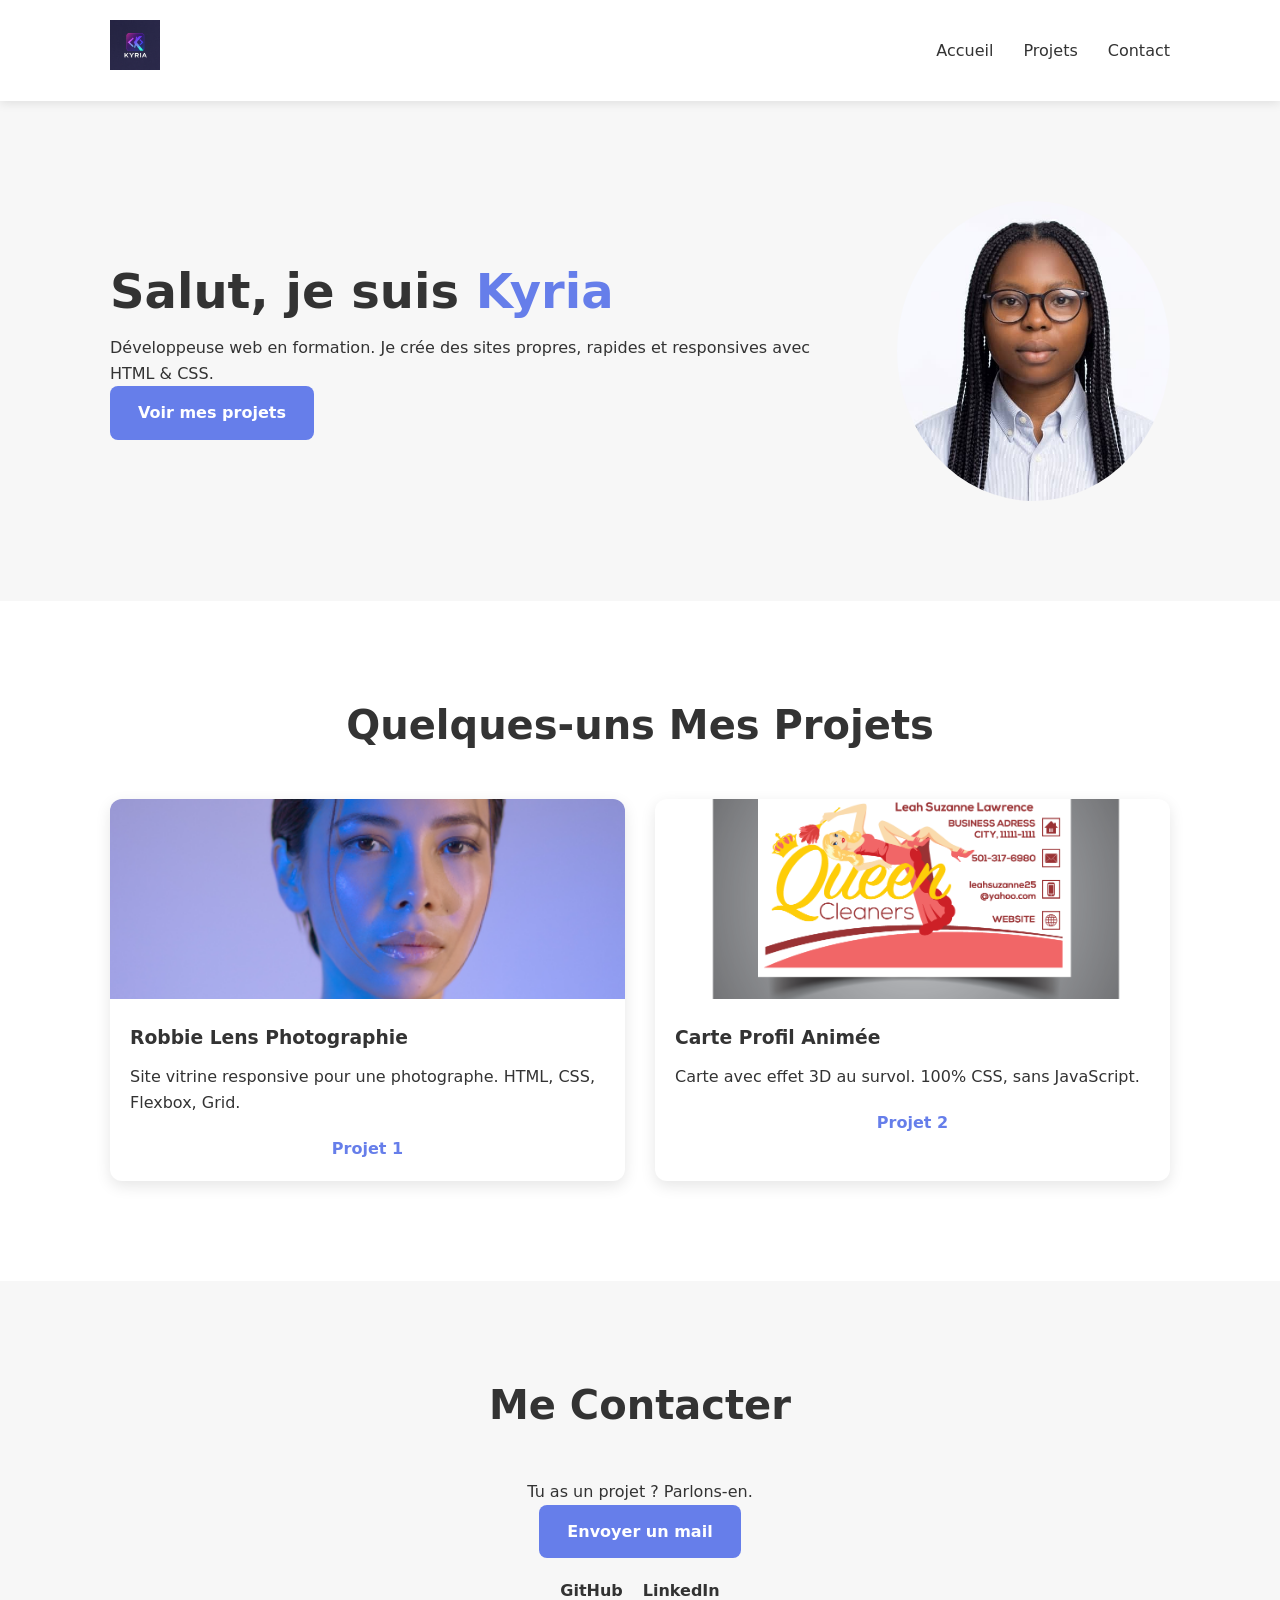
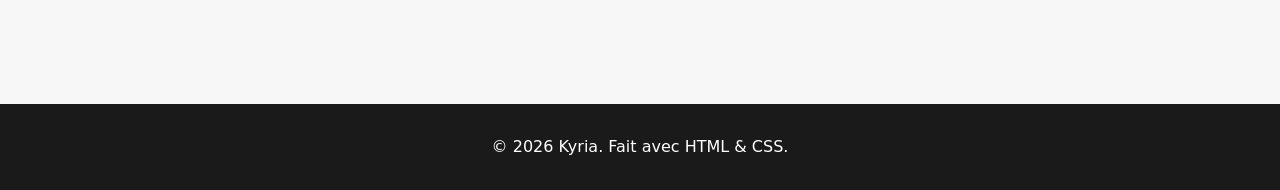
<file: index.html>
<!DOCTYPE html>
<html lang="fr">
<head>
  <meta charset="UTF-8">
  <meta name="viewport" content="width=device-width, initial-scale=1.0">
  <title>Kyria: Développeuse Web</title>
  <link rel="stylesheet" href="monportfolio.css">
</head>
<body>

  <!-- NAV FIXE -->
  <nav>
    <div class="conteneur nav-conteneur">
      <div class="logo">
        <img src="images/logoKyria.jpeg" alt="logo de Kyria" width="50" height="50">
      </div>
      <ul class="naviguer">
        <li><a href="index.html">Accueil</a></li>
        <li><a href="projets.html">Projets</a></li>
        <li><a href="contact.html">Contact</a></li>
      </ul>
    </div>
  </nav>

  <!-- SECTION HERO -->
  <section id="accueil" class="intro">
    <div class="conteneur developpement">
      <div class="text">
        <h1>Salut, je suis <span class="lumiere">Kyria</span></h1>
        <p>Développeuse web en formation. Je crée des sites propres, rapides et responsives avec HTML & CSS.</p>
        <a href="#projets" class="email">Voir mes projets</a>
      </div>
      <img src="porfolio/kyria2.jpg" alt="Photo de Kyria" class="images">
    </div>
  </section>

  <!-- SECTION PROJETS -->
  <section id="projets" class="projets">
    <div class="conteneur">
      <h2>Quelques-uns Mes Projets</h2>
      <div class="grid">
        
        <!-- Projet 1 -->
        <div class="carte">
          <img src="images/robbie-lens.png" alt="Site Robbie Lens">
          <h3>Robbie Lens Photographie</h3>
          <p>Site vitrine responsive pour une photographe. HTML, CSS, Flexbox, Grid.</p>
          <div class="nom-projets">
            <p>Projet 1</p>
          </div>
        </div>
 
        <!-- Projet 2  -->
        <div class="carte">
          <img src="porfolio/queen.png" alt="Carte profil">
          <h3>Carte Profil Animée</h3>
          <p>Carte avec effet 3D au survol. 100% CSS, sans JavaScript.</p>
          <div class="nom-projets">
            <p>Projet 2</p>
          </div>
        </div>

      </div>
    </div>
  </section>

  <!-- SECTION CONTACT -->
  <section id="contact" class="contact">
    <div class="conteneur">
      <h2>Me Contacter</h2>
      <p>Tu as un projet ? Parlons-en.</p>
      <a href="contact.html" class="email">Envoyer un mail</a>
      <div class="sites">
        <a href="https://github.com/IDUNU-OLUWA" target="_blank">GitHub</a>
        <a href="#" target="_blank">LinkedIn</a>
      </div>
    </div>
  </section>

  <!-- FOOTER -->
  <footer>
    <div class="conteneur">
      <p>© 2026 Kyria. Fait avec HTML & CSS.</p>
    </div>
  </footer>

</body>
</html>
</file>
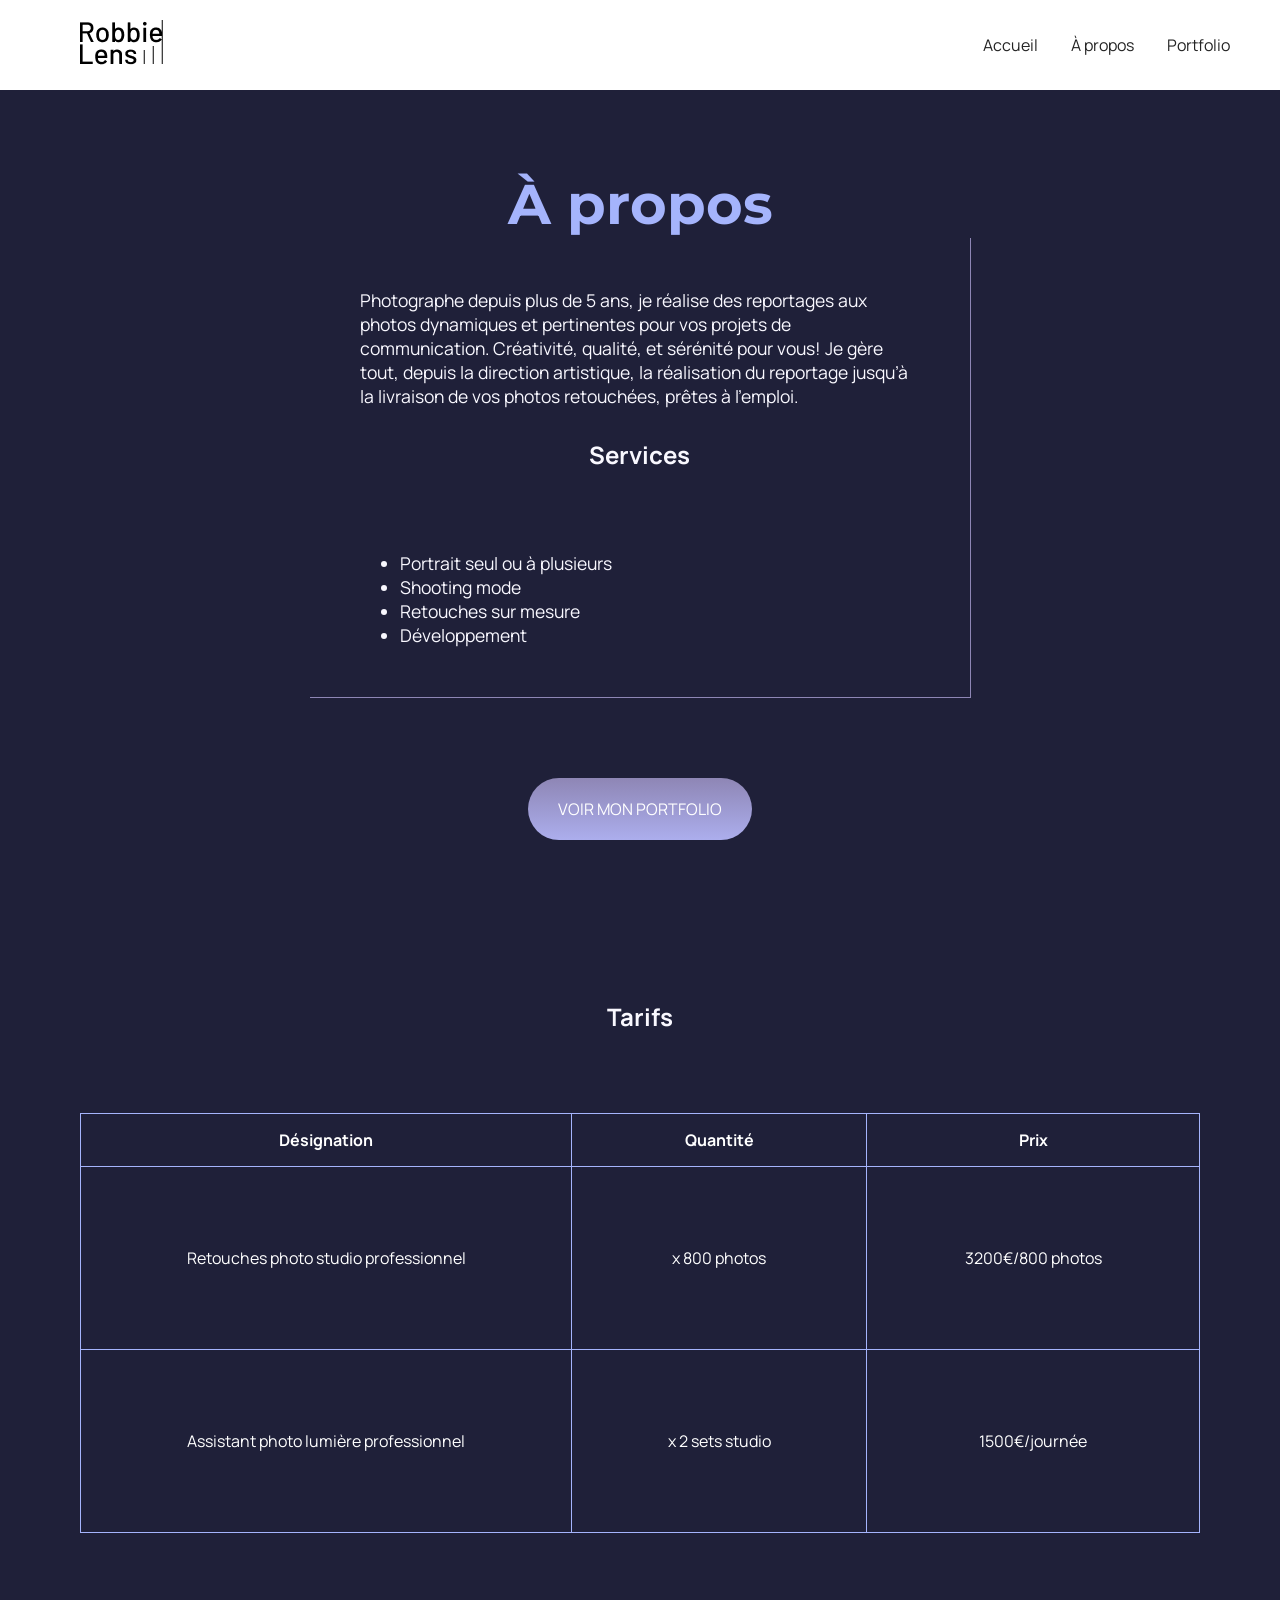
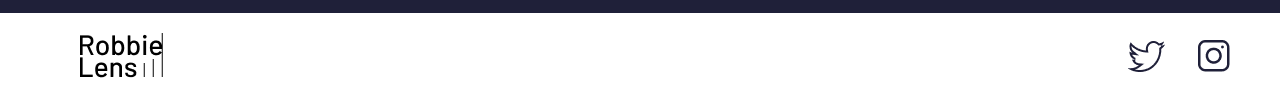
<file: a-propos.html>
<!DOCTYPE html>
<html lang="fr">

<head>
    <meta charset="utf-8" >
    <meta name="viewport" content="width=device-width, initial-scale=1.0">
    <title>À propos - Robbie Lens Photographie</title>
    <link href="style1.css" rel="stylesheet" >
    <link href="a-propos.css" rel="stylesheet" >
    <link rel="preconnect" href="https://fonts.googleapis.com">
    <link rel="preconnect" href="https://fonts.gstatic.com" crossorigin>
    <link href="https://fonts.googleapis.com/css2?family=Manrope&family=Montserrat&display=swap" rel="stylesheet">
</head>

<body>
    <header>
        <nav>
            <a href="projet.html" class="lien-icone">
                <img src="images/logo.png" alt="Logo Robbie Lens" >
            </a>
            <div>
                <a href="projet.html">Accueil</a>
                <a href="a-propos.html">À propos</a>
                <a href="porfolio.html">Portfolio</a>
            </div>
        </nav>
    </header>
    <main class="a-propos-main">
        <section>
            <h1>À propos</h1>
            <div class="carre-contenu">
                <p>
                    Photographe depuis plus de 5 ans, je réalise des reportages aux photos dynamiques et pertinentes
                    pour
                    vos
                    projets de communication. Créativité, qualité, et sérénité pour vous! Je gère tout, depuis la
                    direction
                    artistique, la réalisation du reportage jusqu’à la livraison de vos photos retouchées, prêtes à
                    l’emploi.
                </p>
                <h2>Services</h2>
                <ul>
                    <li>Portrait seul ou à plusieurs</li>
                    <li>Shooting mode</li>
                    <li>Retouches sur mesure</li>
                    <li>Développement</li>
                </ul>
            </div>
            <div>
                <a href="porfolio.html" class="cta">VOIR MON PORTFOLIO</a>
            </div>
        </section>
        <section class="section-tarifs">
            <h2>Tarifs</h2>
            <table>
                <thead>
                    <tr>
                        <th>Désignation</th>
                        <th>Quantité</th>
                        <th>Prix</th>
                    </tr>
                </thead>
                <tbody>
                    <tr>
                        <td>Retouches photo
                            studio professionnel</td>
                        <td>x 800 photos</td>
                        <td>3200€/800 photos</td>
                    </tr>
                    <tr>
                        <td>Assistant photo
                            lumière professionnel</td>
                        <td>x 2 sets studio</td>
                        <td>1500€/journée</td>
                    </tr>
                </tbody>
            </table>
        </section>
    </main>
    <footer>
        <a href="projet.html" class="lien-icone">
            <img src="images/logo.png" alt="Logo Robbie Lens" >
        </a>
        <div>
            <a target="_blank" href="https://twitter.com/" class="lien-icone">
                <img src="images/twitter.png" alt="Logo Twitter" >
            </a>
            <a target="_blank" href="https://www.instagram.com/" class="lien-icone">
                <img src="images/instagram.png" alt="Logo Instagram" >
            </a>
        </div>
    </footer>
</body>

</html>
</file>
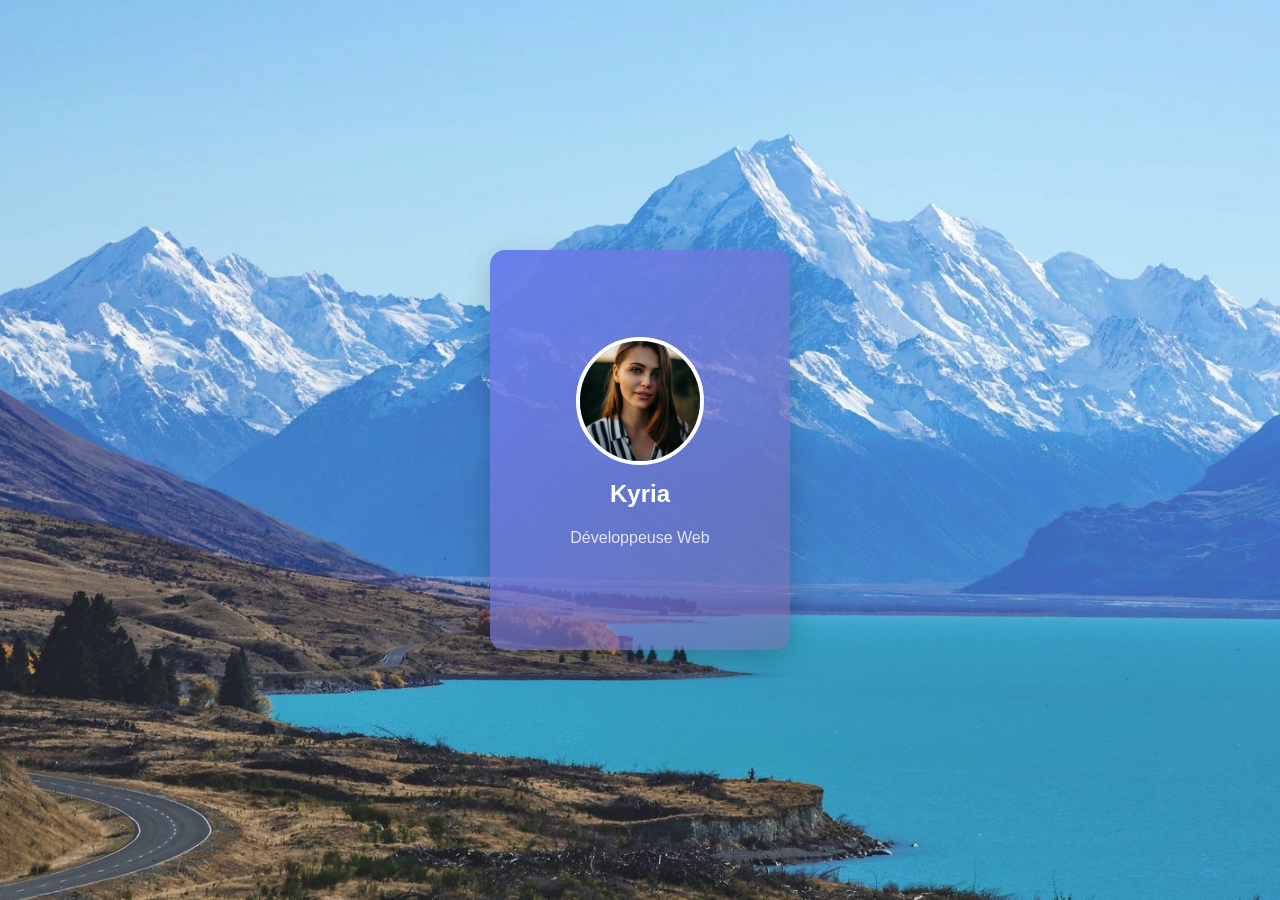
<file: carte.html>
<!DOCTYPE html>
<html lang="fr">
<head>
  <meta charset="UTF-8">
  <meta name="viewport" content="width=device-width, initial-scale=1.0">
  <title>Carte Profil</title>
  <link rel="stylesheet" href="carte.css">
</head>
<body>
  <div class="carte-container">
    <div class="carte">
      
      <!-- Face avant -->
      <div class="carte-face carte-avant">
        <img src="porfolio/portrait6.jpg" alt="Photo de profil" class="photo">
        <h2>Kyria</h2>
        <p class="metier">Développeuse Web</p>
      </div>

      <!-- Face arrière -->
      <div class="carte-face carte-arriere">
        <h3>À propos</h3>
        <p>Passionnée par le code et le web. 
        Actuellement sur OpenClassrooms pour devenir dev pro.</p>
        <div class="reseaux">
          <a href="https://github.com/IDUNU-OLUWA/carte">GitHub</a>
          <a href="#">LinkedIn</a>
        </div>
      </div>

    </div>
  </div>
</body>
</html>
</file>
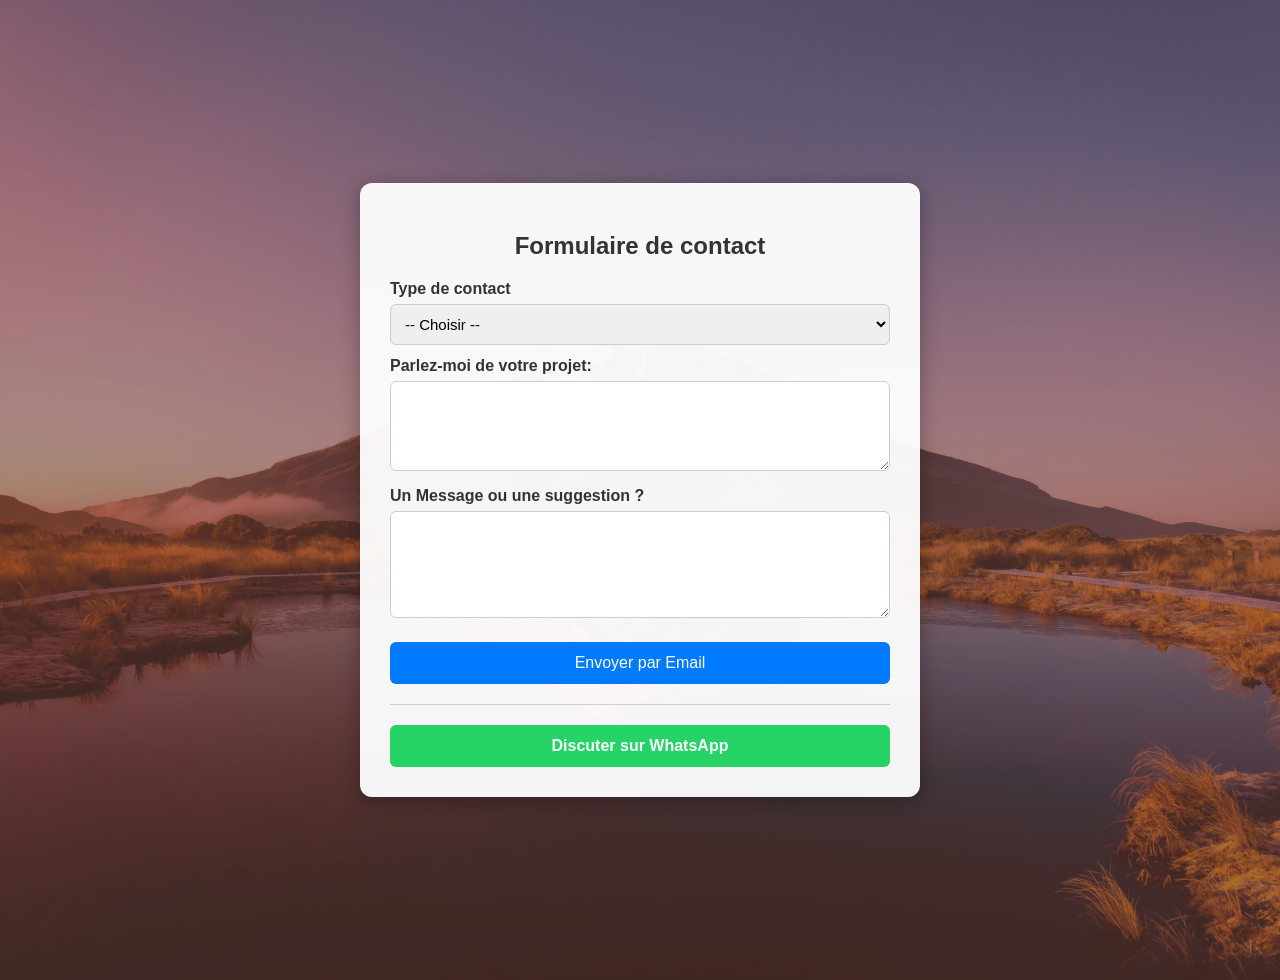
<file: contact.html>
<!DOCTYPE html>
<html lang="fr">
<head>
  <meta charset="UTF-8">
  <title>Contact</title>
  <style>
    body {
      margin: 0;
      font-family: Arial, sans-serif;
      background: url("porfolio/paysage5.jpg") no-repeat center fixed;
      background-size: cover;
      color: #fff;
    }

    .overlay {
      background: rgba(109, 58, 58, 0.6);
      min-height: 100vh;
      padding: 40px 20px;
      display: flex;
      justify-content: center;
      align-items: center;
    }

    .form-box {
      background: rgba(255, 255, 255, 0.95);
      color: #333;
      padding: 30px;
      border-radius: 12px;
      max-width: 500px;
      width: 100%;
      box-shadow: 0 4px 20px rgba(0,0,0,0.3);
    }

    h2 {
      text-align: center;
      margin-bottom: 20px;
    }

    label {
      display: block;
      margin-top: 12px;
      font-weight: bold;
    }

    input, select, textarea {
      width: 100%;
      padding: 10px;
      margin-top: 6px;
      border: 1px solid #ccc;
      border-radius: 6px;
      font-size: 15px;
      box-sizing: border-box;
    }

    button {
      margin-top: 20px;
      width: 100%;
      padding: 12px;
      background: #007bff;
      color: white;
      border: none;
      border-radius: 6px;
      font-size: 16px;
      cursor: pointer;
    }

    button:hover {
      background: #0056b3;
    }

    .hidden {
      display: none;
    }

    .divider {
      margin: 20px 0;
      border-top: 1px solid #ccc;
    }

    .btn-whatsapp {
      display: block;
      text-align: center;
      width: 100%;
      padding: 12px;
      background-color: #25D366;
      color: white;
      border-radius: 6px;
      font-size: 16px;
      font-weight: bold;
      text-decoration: none;
      box-sizing: border-box;
      transition: background 0.3s;
    }

    .btn-whatsapp:hover {
      background-color: #1eb954;
    }
  </style>
</head>
<body>

    <div class="overlay">
        <div class="form-box">
            <h2>Formulaire de contact</h2>
      
            <form action="https://formspree.io/f/xnpqqgld" method="post">

                <input type="hidden" name="_next" value="https://idunu-oluwa.github.io/portfolio/index.html">

                <label>Type de contact</label>
                
                <select id="type" name="type" onchange="toggleFields()" required>
                    <option value="">-- Choisir --</option>
                    <option value="particulier">Particulier</option>
                    <option value="entreprise">Entreprise</option>
                </select>

                <div id="particulier-fields" class="hidden">
                    <label>Nom et prénom</label>
                    <input type="text" name="nom_particulier">
          
                    <label>Email</label>
                    <input type="email" name="email_particulier">
                </div>

                <div id="entreprise-fields" class="hidden">
                    <label>Nom de l'entreprise</label>
                    <input type="text" name="nom_entreprise">
          
                    <label>Nom du contact</label>
                    <input type="text" name="contact_entreprise">
          
                    <label>Email professionnel</label>
                    <input type="email" name="email_entreprise">
          
                    <label>SIRET / N° d'entreprise</label>
                    <input type="text" name="siret">
                </div>

                <label>Parlez-moi de votre projet:</label>
                <textarea name="message_projet" rows="4" required></textarea>
                
                <label> Un Message ou une suggestion ?</label>
                <textarea name="suggestion" rows="5"></textarea>

                <button type="submit">Envoyer par Email</button>
            </form>

            <div class="divider"></div>
            <a href="https://wa.me/22963732326?text=Bonjour,%20je%20souhaite%20vous%20contacter%20suite%20%C3%A0%20votre%20portfolio !" 
               target="_blank" 
               class="btn-whatsapp">
               Discuter sur WhatsApp
            </a> 
        </div>
    </div>

  <script>
    function toggleFields() {
      const type = document.getElementById('type').value;
      const partBox = document.getElementById('particulier-fields');
      const entBox = document.getElementById('entreprise-fields');

      partBox.classList.add('hidden');
      entBox.classList.add('hidden');

      partBox.querySelectorAll('input').forEach(input => input.required = false);
      entBox.querySelectorAll('input').forEach(input => input.required = false);
      
      if (type === 'particulier') {
        partBox.classList.remove('hidden');
        partBox.querySelectorAll('input').forEach(input => input.required = true);
      } else if (type === 'entreprise') {
        entBox.classList.remove('hidden');
        entBox.querySelectorAll('input').forEach(input => input.required = true);
      }
    }
  </script>

</body>
</html>
</file>
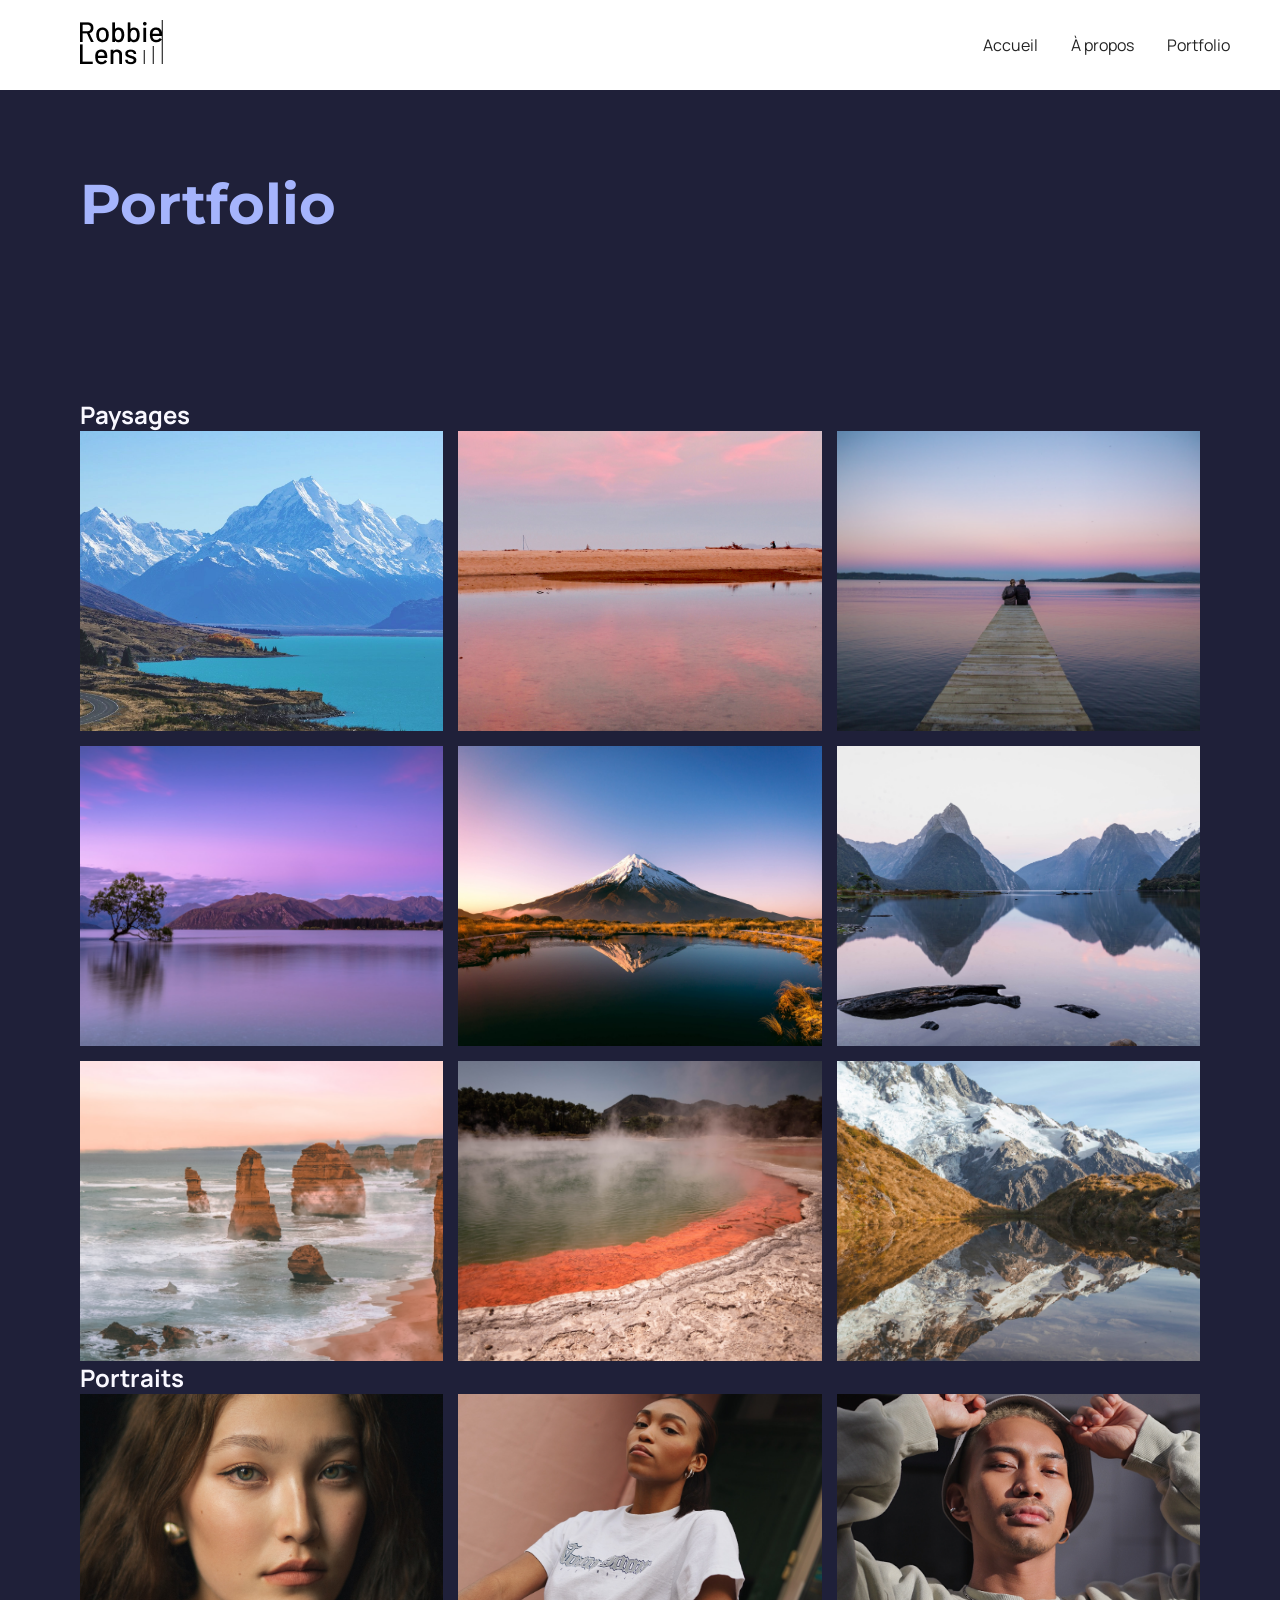
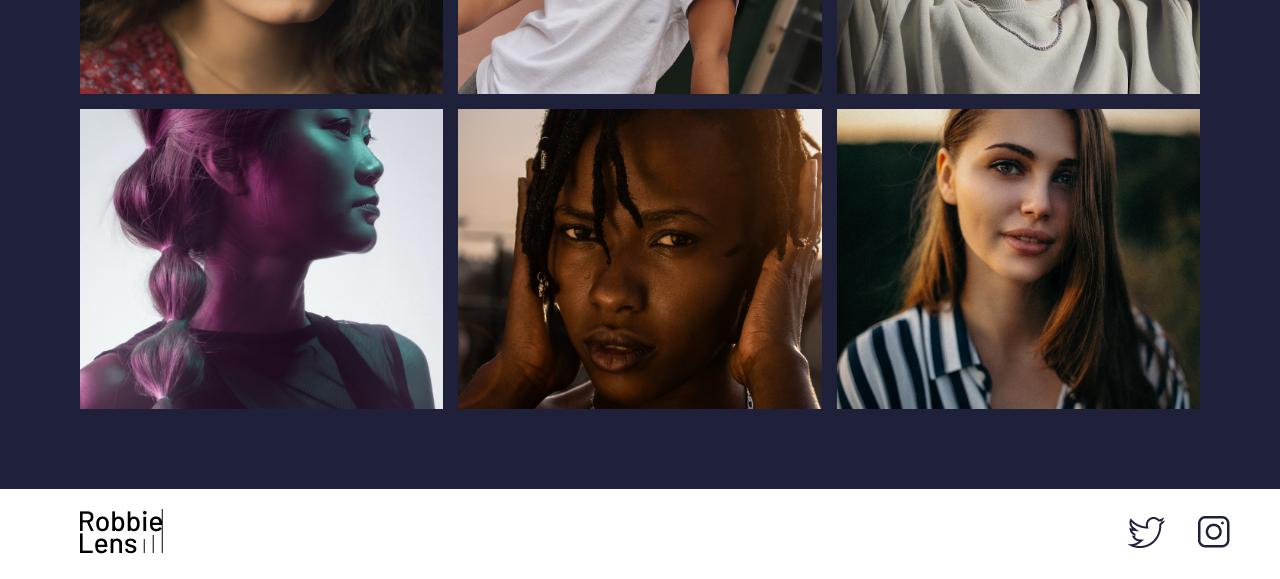
<file: porfolio.html>
<!DOCTYPE html>
<html lang="fr">

<head>
    <meta charset="utf-8" >
    <meta name="viewport" content="width=device-width, initial-scale=1.0">
    <title>Portfolio - Robbie Lens Photographie</title>
    <link href="style1.css" rel="stylesheet" >
    <link href="porfolio.css" rel="stylesheet" >
    <link rel="preconnect" href="https://fonts.googleapis.com">
    <link rel="preconnect" href="https://fonts.gstatic.com" crossorigin>
    <link href="https://fonts.googleapis.com/css2?family=Manrope&family=Montserrat&display=swap" rel="stylesheet">
</head>

<body>
    <header>
        <nav>
            <a href="projet.html" class="lien-icone">
                <img src="images/logo.png" alt="Logo Robbie Lens" >
            </a>
            <div>
                <a href="projet.html">Accueil</a>
                <a href="a-propos.html">À propos</a>
                <a href="porfolio.html">Portfolio</a>
            </div>
        </nav>
    </header>
    <main>
        <section>
            <h1>Portfolio</h1>
        </section>
        <section class="porfolio-section-photos">
            <h2>Paysages</h2>
            <div class="grid-paysages">
                <a href="porfolio/paysage1.jpg" class="lien-conteneur-photo">
                    <img src="porfolio/paysage1.jpg" alt="Mont Aoraki - Nouvelle-Zélande" >
                    <div class="photo-hover">Voir la photo</div>
                </a>
                <a href="porfolio/paysage2.jpg" class="lien-conteneur-photo">
                    <img src="porfolio/paysage2.jpg" alt="Parc National d’Abel Tasman - Nouvelle-Zélande" >
                    <div class="photo-hover">Voir la photo</div>
                </a>
                <a href="porfolio/paysage3.jpg" class="lien-conteneur-photo">
                    <img src="porfolio/paysage3.jpg" alt="Lac Rotorua - Nouvelle-Zélande" >
                    <div class="photo-hover">Voir la photo</div>
                </a>
                <a href="porfolio/paysage4.jpg" class="lien-conteneur-photo">
                    <img src="porfolio/paysage4.jpg" alt="Lac Wanaka - Nouvelle-Zélande" >
                    <div class="photo-hover">Voir la photo</div>
                </a>
                <a href="porfolio/paysage5.jpg" class="lien-conteneur-photo">
                    <img src="porfolio/paysage5.jpg" alt="Mont Taranaki - Nouvelle-Zélande" >
                    <div class="photo-hover">Voir la photo</div>
                </a>
                <a href="porfolio/paysage6.jpg" class="lien-conteneur-photo">
                    <img src="porfolio/paysage6.jpg" alt="Milford Sound - Nouvelle-Zélande" >
                    <div class="photo-hover">Voir la photo</div>
                </a>
                <a href="porfolio/paysage7.jpg" class="lien-conteneur-photo">
                    <img src="porfolio/paysage7.jpg" alt="Twelve Apostle - Australie" >
                    <div class="photo-hover">Voir la photo</div>
                </a>
                <a href="porfolio/paysage8.jpg" class="lien-conteneur-photo">
                    <img src="porfolio/paysage8.jpg" alt="Wai-O-Tapu - Nouvelle-Zélande" >
                    <div class="photo-hover">Voir la photo</div>
                </a>
                <a href="porfolio/paysage9.jpg" class="lien-conteneur-photo">
                    <img src="porfolio/paysage9.jpg" alt="Mont Cook - Nouvelle Zélande" >
                    <div class="photo-hover">Voir la photo</div>
                </a>
            </div>
            <h2>Portraits</h2>
            <div class="grid-portraits">
                <a href="porfolio/portrait1.jpg" class="lien-conteneur-photo">
                    <img src="porfolio/portrait1.jpg" alt="Portrait jeune femme 1" >
                    <div class="photo-hover">Voir la photo</div>
                </a>
                <a href="porfolio/portrait2.jpg" class="lien-conteneur-photo">
                    <img src="porfolio/portrait2.jpg" alt="Portrait jeune femme 2" >
                    <div class="photo-hover">Voir la photo</div>
                </a>
                <a href="porfolio/portrait3.jpg" class="lien-conteneur-photo">
                    <img src="porfolio/portrait3.jpg" alt="Portrait jeune homme 3" >
                    <div class="photo-hover">Voir la photo</div>
                </a>
                <a href="porfolio/portrait4.jpg" class="lien-conteneur-photo">
                    <img src="porfolio/portrait4.jpg" alt="Portrait jeune femme 4" >
                    <div class="photo-hover">Voir la photo</div>
                </a>
                <a href="porfolio/portrait5.jpg" class="lien-conteneur-photo">
                    <img src="porfolio/portrait5.jpg" alt="Portrait jeune femme 5" >
                    <div class="photo-hover">Voir la photo</div>
                </a>
                <a href="porfolio/portrait6.jpg" class="lien-conteneur-photo">
                    <img src="porfolio/portrait6.jpg" alt="Portrait jeune femme 6" >
                    <div class="photo-hover">Voir la photo</div>
                </a>

            </div>
        </section>
    </main>
    <footer>
        <a href="projet.html" class="lien-icone">
            <img src="images/logo.png" alt="Logo Robbie Lens" >
        </a>
        <div>
            <a target="_blank" href="https://twitter.com/" class="lien-icone">
                <img src="images/twitter.png" alt="Logo Twitter" >
            </a>
            <a target="_blank" href="https://www.instagram.com/" class="lien-icone">
                <img src="images/instagram.png" alt="Logo Instagram" >
            </a>
        </div>
    </footer>
</body>

</html>
</file>
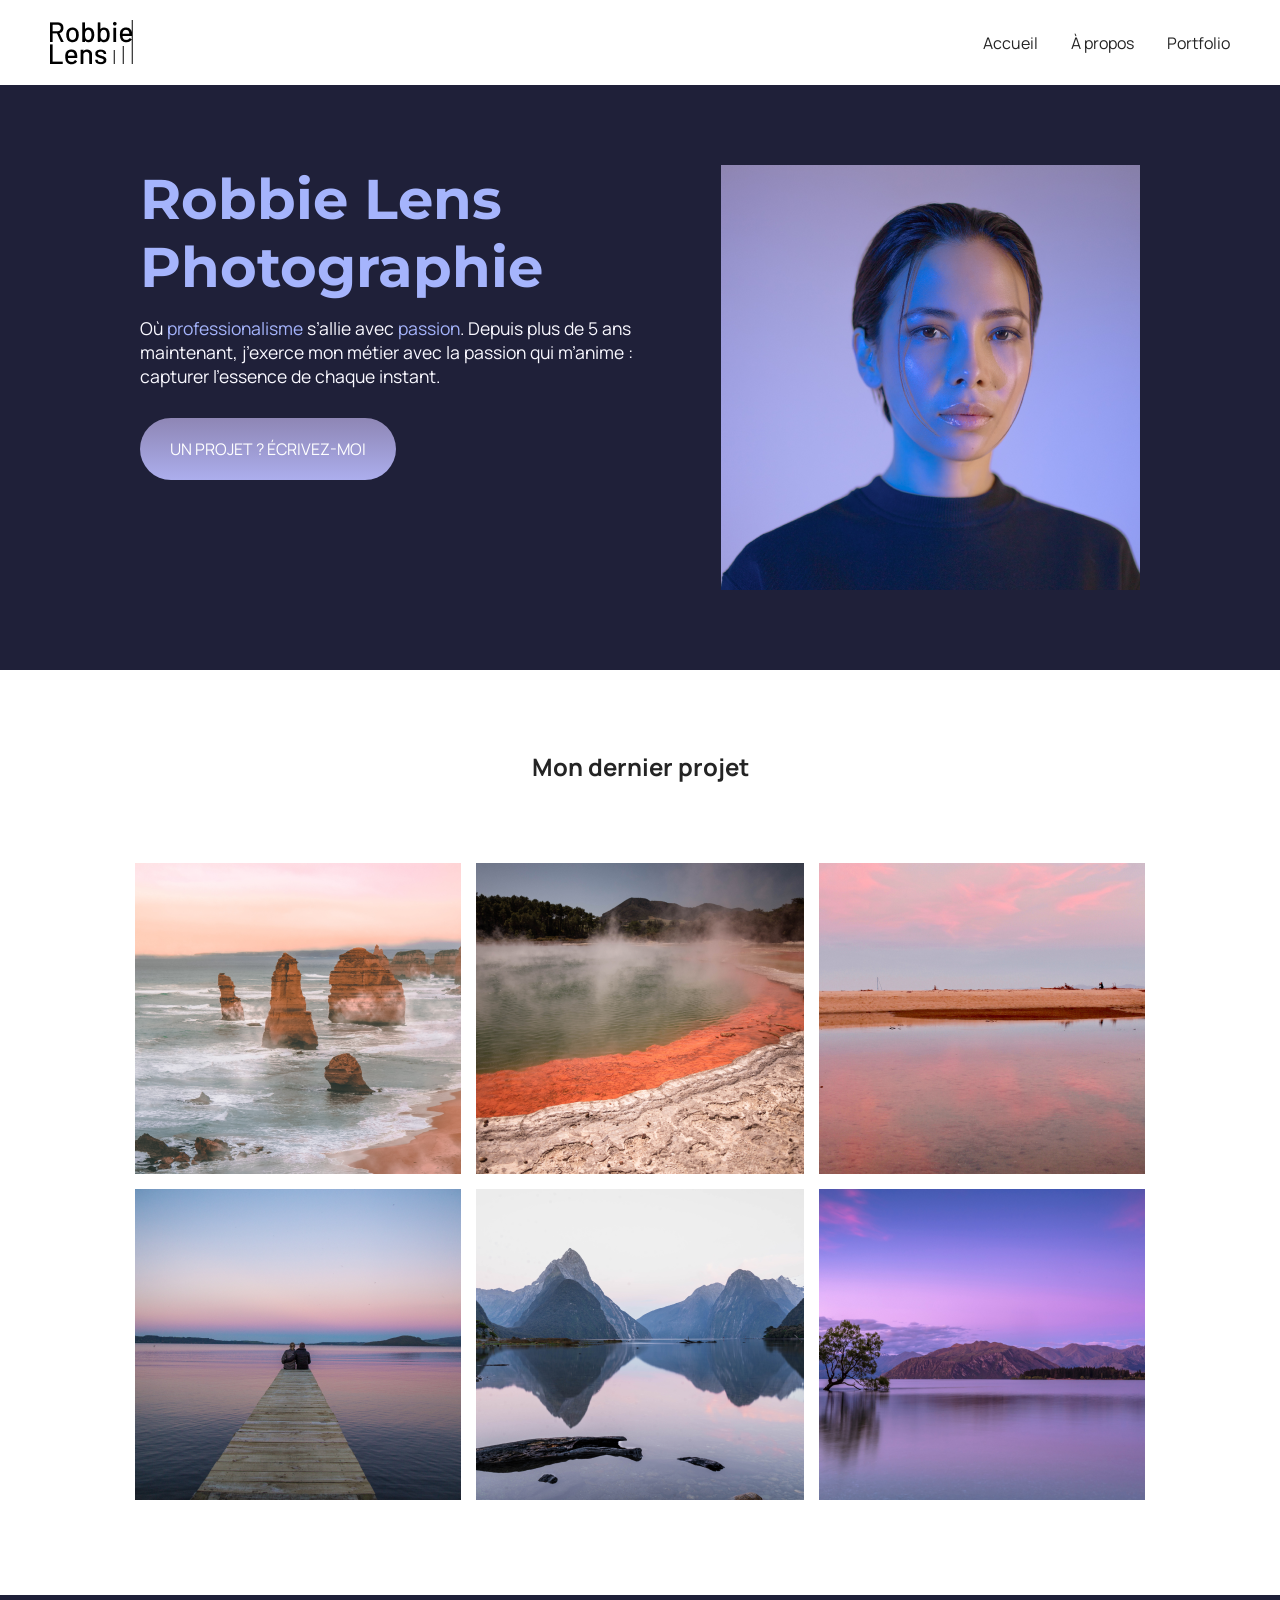
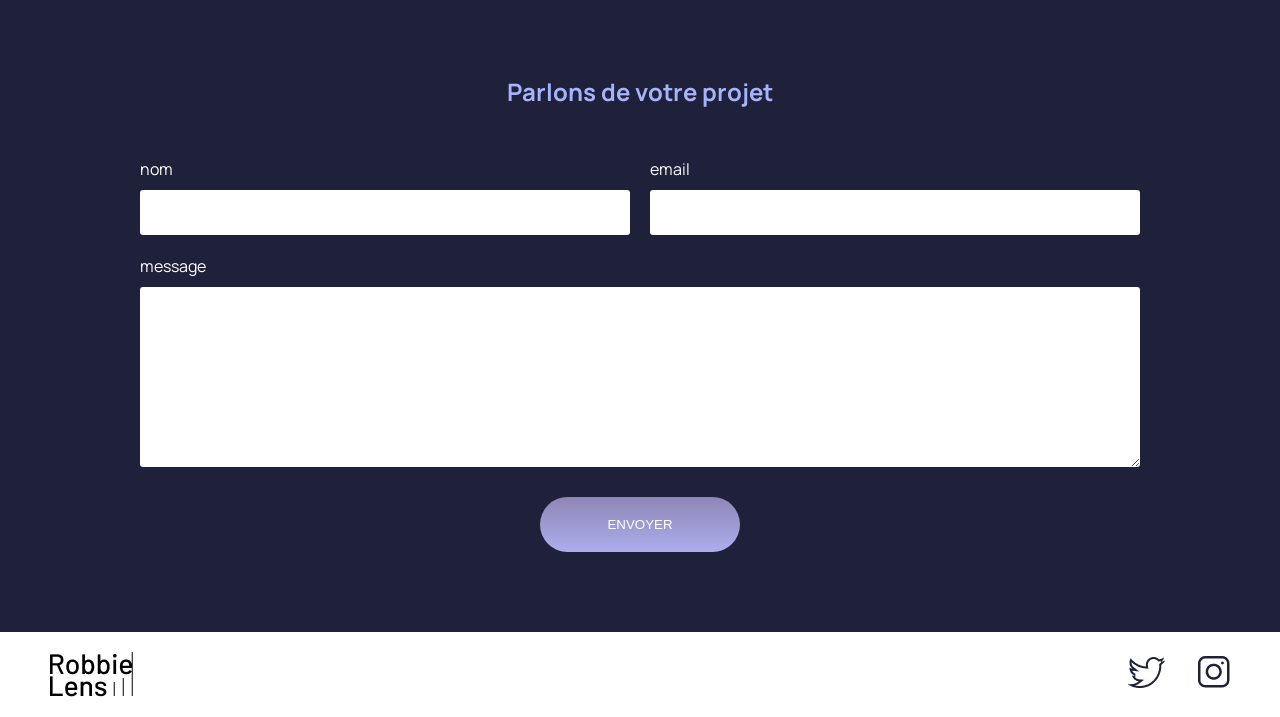
<file: projet.html>
<!DOCTYPE html>
<html lang="fr">

<head>
    <meta charset="utf-8" >
    <meta name="viewport" content="width=device-width, initial-scale=1.0">
    <title>Accueil - Robbie Lens Photographie</title>
    <link href="style1.css" rel="stylesheet" >
    <link href="projet.css" rel="stylesheet" >
    <link rel="preconnect" href="https://fonts.googleapis.com">
    <link rel="preconnect" href="https://fonts.gstatic.com" crossorigin>
    <link href="https://fonts.googleapis.com/css2?family=Manrope&family=Montserrat&display=swap" rel="stylesheet">
</head>

<body>
    <header>
        <nav>
            <img src="images/logo.png" alt="Logo Robbie Lens" >
            <div>
                <a href="projet.html">Accueil</a>
                <a href="a-propos.html">À propos</a>
                <a href="porfolio.html">Portfolio</a>
            </div>
        </nav>
    </header>
    <main>
        <section class="accueil-introduction">
            <div>
                <h1>Robbie Lens Photographie</h1>
                <p>
                    Où <em>professionalisme</em> s’allie avec <em>passion</em>. Depuis
                    plus de 5 ans maintenant, j’exerce mon métier avec la passion
                    qui m’anime : capturer l’essence de chaque instant.
                </p>
                <a href="#contact" class="cta">UN PROJET ? ÉCRIVEZ-MOI</a>
            </div>
            <img src="images/robbie-lens.png" alt="Portrait avec effet de la photographe Robbie Lens" >
        </section>
        <section class="accueil-photos">
            <h2>Mon dernier projet</h2>
            <div>
                <img src="images/element-1.png" alt="Twelve apostles - Australie" >
                <img src="images/element-2.png" alt="Wai-O-Tapu - Nouvelle-Zélande" >
                <img src="images/element-3.png" alt="Parc National d’Abel Tasman - Nouvelle-Zélande" >
            </div>
            <div>
                <img src="images/element-4.png" alt="Lac Rotorua - Nouvelle-Zélande" >
                <img src="images/element-5.png" alt="Milford Sound - Nouvelle-Zélande" >
                <img src="images/element-6.png" alt="Lac Wanaka - Nouvelle-Zélande" >
            </div>
        </section>

        <section id="contact" class="section-contact">
            <h2>Parlons de votre projet</h2>
            <form method="get" action="#">
                <div class="form-nom-email">
                    <div class="form-column">
                        <label for="nom">nom</label>
                        <input type="text" name="nom" id="nom" >
                    </div>
                    <div class="form-column">
                        <label for="email">email</label>
                        <input type="email" name="email" id="email" >
                    </div>
                </div>
                <label for="message">message</label>
                <textarea name="message" id="message" rows="10"></textarea>
                <input type="submit" value="ENVOYER" class="cta" >
            </form>
        </section>
    </main>
    <footer>
        <img src="images/logo.png" alt="Logo Robbie Lens" >
        <div>
            <a target="_blank" href="https://twitter.com/" class="lien-icone">
                <img src="images/twitter.png" alt="Logo Twitter" >
            </a>
            <a target="_blank" href="https://www.instagram.com/" class="lien-icone">
                <img src="images/instagram.png" alt="Logo Instagram" >
            </a>
        </div>
    </footer>
</body>

</html>
</file>
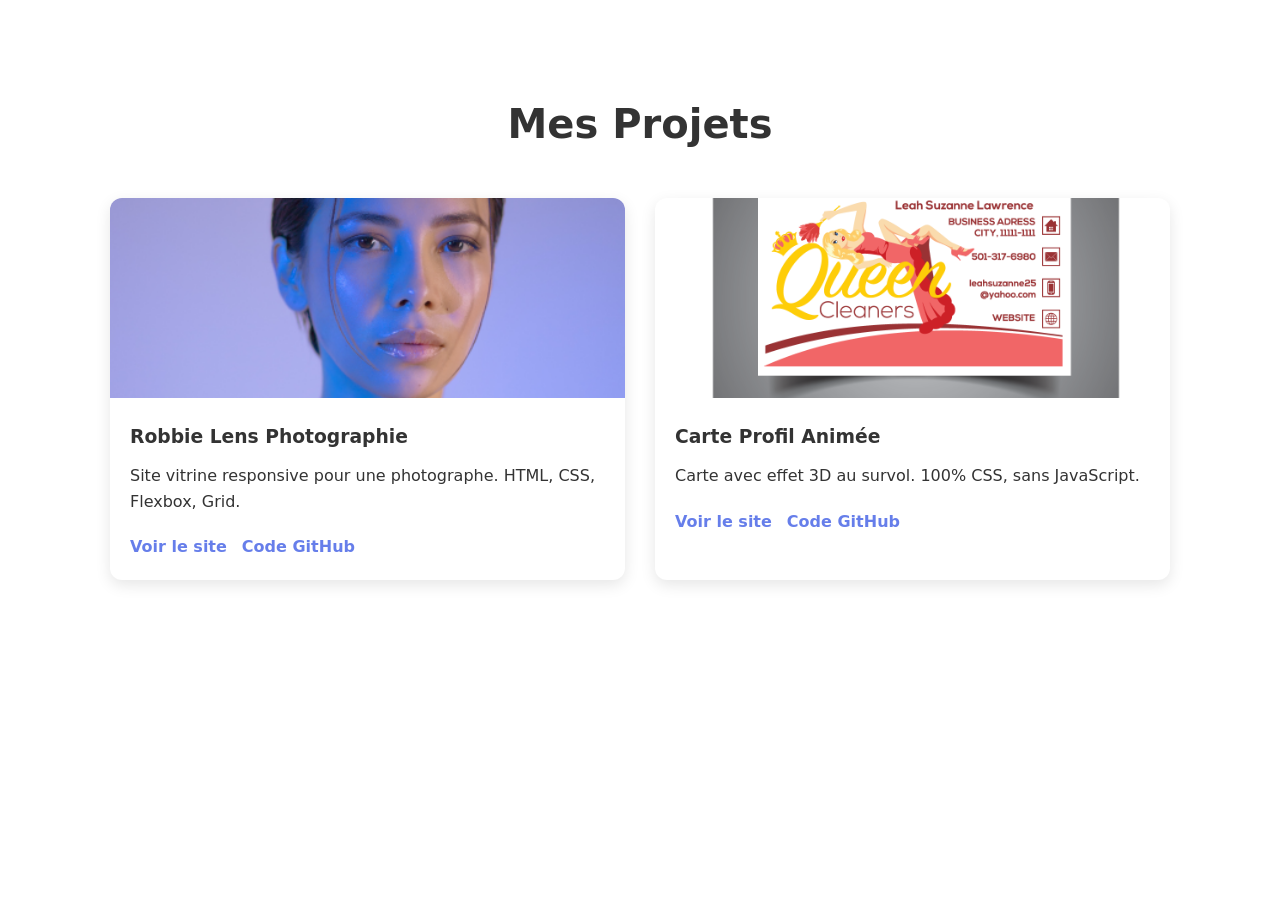
<file: projets.html>
<!DOCTYPE html>
<html lang="fr">
<head>
  <meta charset="UTF-8">
  <meta name="viewport" content="width=device-width, initial-scale=1.0">
  <title>Kyria | Développeuse Web</title>
  <link rel="stylesheet" href="monportfolio.css">
</head>
<body>
    <!-- SECTION PROJETS -->
    <section id="projets" class="projets">
        <div class="conteneur">
            <h2>Mes Projets</h2>
            <div class="grid">
        
                <!-- Projet 1 -->
                <div class="carte">
                    <img src="images/robbie-lens.png" alt="Site Robbie Lens">
                    <h3>Robbie Lens Photographie</h3>
                    <p>Site vitrine responsive pour une photographe. HTML, CSS, Flexbox, Grid.</p>
                    <div class="projet-links">
                        <a href="https://idunu-oluwa.github.io/Robbie-Lens/" target="_blank">Voir le site</a>
                        <a href="https://github.com/IDUNU-OLUWA/Robbie-Lens" target="_blank">Code GitHub</a>
                    </div>
                </div>
 
                <!-- Projet 2 -->
                <div class="carte">
                    <img src="porfolio/queen.png" alt="Carte profil" width="550" height="550">
                    <h3>Carte Profil Animée</h3>
                    <p>Carte avec effet 3D au survol. 100% CSS, sans JavaScript.</p>
                    <div class="projet-links">
                        <a href="https://idunu-oluwa.github.io/carte/" target="_blank">Voir le site</a>
                        <a href="https://github.com/IDUNU-OLUWA/carte" target="_blank">Code GitHub</a>
                    </div>
                </div>

            </div>
            
        </div>
    </section>
</body>
<html>
</file>
<file: monportfolio.css>
/* RESET & VARIABLES */
* {
  margin: 0;
  padding: 0;
  box-sizing: border-box;
}

:root {
  --couleur-principale: #667eea;
  --couleur-sombre: #1a1a1a;
  --couleur-claire: #f7f7f7;
  --texte: #333;
}

html{
  scroll-behavior: smooth;
}
body {
  font-family: 'Inter', system-ui, sans-serif;
  color: var(--texte);
  line-height: 1.6;
}

.conteneur {
  max-width: 1100px;
  margin: 0 auto;
  padding: 0 20px;
}

h1, h2, h3 {
  line-height: 1.2;
  margin-bottom: 15px;
}

h2 {
  font-size: 2.5rem;
  text-align: center;
  margin-bottom: 50px;
}

.email {
  display: inline-block;
  padding: 14px 28px;
  background: var(--couleur-principale);
  color: white;
  text-decoration: none;
  border-radius: 8px;
  font-weight: 600;
  transition: 0.3s;
}

.email:hover {
  transform: translateY(-3px);
  box-shadow: 0 10px 20px rgba(102, 126, 234, 0.3);
}

/* NAV */
nav {
  position: sticky;
  top: 0;
  background: white;
  box-shadow: 0 2px 10px rgba(0,0,0,0.1);
  z-index: 100;
}

.nav-conteneur {
  display: flex;
  justify-content: space-between;
  align-items: center;
  padding: 20px;
}

.logo {
  font-size: 1.5rem;
  font-weight: 700;
  color: var(--couleur-principale);
}

.naviguer {
  display: flex;
  gap: 30px;
  list-style: none;
}

.naviguer a {
  text-decoration: none;
  color: var(--texte);
  font-weight: 500;
}

.naviguer a:hover {
  color: var(--couleur-principale);
}

/* HERO */
.intro {
  padding: 100px 0;
  background: var(--couleur-claire);
}

.developpement {
  display: flex;
  align-items: center;
  gap: 50px;
}

.text h1 {
  font-size: 3rem;
}

.lumiere {
  color: var(--couleur-principale);
}

.images {
  width: 300px;
  height: 300px;
  border-radius: 50%;
  object-fit: cover;        
  object-position: center 20%;
}

/* PROJETS */
.projets {
  padding: 100px 0;
}

.grid {
  display: grid;
  grid-template-columns: repeat(auto-fit, minmax(300px, 1fr));
  gap: 30px;
}

.carte {
  background: white;
  border-radius: 12px;
  overflow: hidden;
  box-shadow: 0 5px 15px rgba(0,0,0,0.1);
  transition: 0.3s;
}

.carte:hover {
  transform: translateY(-10px);
  box-shadow: 0 15px 30px rgba(0,0,0,0.15);
}

.carte img {
  width: 100%;
  height: 200px;
  object-fit: cover;
}

.carte h3, .carte p {
  padding: 0 20px;
}

.carte h3 {
  margin-top: 20px;
}

.nom-projets {
  padding: 20px;
  display: flex;
  gap: 15px;
  color: var(--couleur-principale);
  text-decoration: none;
  font-weight: 600;
  justify-content: center;
  align-items: center;
  margin: 0 10px;
  color: #667eea;
  text-decoration: none;
  font-weight: bold;
 
}


/* CONTACT */
.contact {
  padding: 100px 0;
  background: var(--couleur-claire);
  text-align: center;
}

.sites{
  margin-top: 20px;
  display: flex;
  justify-content: center;
  gap: 20px;
}

.sites a {
  color: var(--texte);
  text-decoration: none;
  font-weight: 600;
}

/* FOOTER */
footer {
  text-align: center;
  padding: 30px;
  background: var(--couleur-sombre);
  color: white;
}

/* RESPONSIVE */
@media (max-width: 768px) {
  .developpement {
    flex-direction: column;
    text-align: center;
  }
  
  .text h1 {
    font-size: 2.2rem;
  }
  
  .naviguer {
    gap: 15px;
    font-size: 0.9rem;
  }
  
  h2 {
    font-size: 2rem;
  }
}
.projet-links{
  padding: 20px;
  display: flex;
  gap: 15px;
}
.projet-links a{
  color: var(--couleur-principale);
  text-decoration: none;
  font-weight: 600;
}
</file>
<file: style1.css>
* {
  margin: 0;
}

body {
  font-family: 'Manrope', sans-serif;
  font-size: 1em;
  background-color: #1f2039;
}

a {
  color: #242424;
  text-decoration: none;
}

em {
  color: #a5b4fc;
  font-style: normal;
}

h1 {
  font-size: 3.5em;
  color: #a5b4fc;
  font-family: 'Montserrat', sans-serif;
}

h2 {
  color: #f9f8ff;
}

p,
li {
  font-size: 1.1em;
  color: #f9f8ff;
}

header,
footer {
  background-color: white;
  padding: 20px 50px;
}

.cta {
  display: inline-block;
  background: linear-gradient(#8e86b5, #acaeed);
  color: white;
  border-radius: 50px;
  padding: 20px 30px;
}

a:hover {
  text-decoration: underline;
}

.cta:hover {
  background: linear-gradient(#696484, #8788ba);
  text-decoration: none;
}

.lien-icone {
  margin-left: 30px;
}

.lien-icone:hover {
  opacity: 0.5;
}

section {
  padding: 80px;
}

footer,
nav {
  display: flex;
  flex-direction: row;
  align-items: center;
  justify-content: space-between;
}

nav a {
  margin-left: 30px;
}
@media screen and (max-width: 996px) {
  header nav {
    flex-direction: column;
    align-items: center;
    justify-content: center;
  }

  header nav img {
    margin-bottom: 20px;
  }

  header,
  footer {
    padding: 20px 20px;
  }

  h1 {
    font-size: 2em;
  }

  section {
    padding: 50px 20px 50px 20px;
  }

  nav a {
    margin-left: 10px;
    margin-right: 10px;
  }
}
</file>
<file: a-propos.css>
.carre-contenu {
  border-right: 1px solid #8e86b5;
  border-bottom: 1px solid #8e86b5;
  padding: 50px;
  width: 50%;
  margin: auto;
  margin-bottom: 80px;
}

.carre-contenu h2 {
  margin-top: 30px;
}

.carre-contenu ul {
  margin-top: 30px;
}

.carre-contenu + div {
  text-align: center;
}

.a-propos-main {
  margin: auto;
}

table {
  color: white;
  text-align: center;
  width: 100%;
  border-collapse: collapse;

}

td,
th {
  padding: 15px;
  border: 1px solid #a5b4fc;
}

td {
  padding: 80px;
}

h2 {
  margin-bottom: 80px;
}

h1,
h2 {
  text-align: center;
}
@media screen and (max-width: 996px) {
  .section-tarifs {
    display: none;
  }
}
</file>
<file: carte.css>
/* Centrer la carte au milieu de l'écran */
body {
  margin: 0;
  height: 100vh;
  display: flex;
  justify-content: center;
  align-items: center;
  background: /*#f0f0f0*/ url("porfolio/paysage1.jpg") no-repeat center fixed;
  background-size: cover;
  font-family: 'Arial', sans-serif;
}

/* Le conteneur qui donne la perspective 3D */
.carte-container {
  width: 300px;
  height: 400px;
  perspective: 1000px; /* C'est ça qui rend l'effet 3D crédible */
}

/* La carte qui va tourner */
.carte {
  width: 100%;
  height: 100%;
  position: relative;
  transition: transform 0.8s; /* Durée de l'animation */
  transform-style: preserve-3d; /* Garde l'effet 3D */
  cursor: pointer;
}

/* Quand on survole, on tourne la carte */
.carte-container:hover .carte {
  transform: rotateY(180deg);
}

/* Les 2 faces de la carte */
.carte-face {
  position: absolute;
  width: 100%;
  height: 100%;
  backface-visibility: hidden; /* Cache la face arrière quand elle est pas visible */
  border-radius: 15px;
  box-shadow: 0 10px 30px rgba(0,0,0,0.2);
  display: flex;
  flex-direction: column;
  justify-content: center;
  align-items: center;
  padding: 20px;
  box-sizing: border-box;
}

/* Face avant */
.carte-avant {
  background: linear-gradient(135deg, #667eea 0%, #8364a185 100%);
  color: white;
}

/* Face arrière - on la tourne déjà de 180° */
.carte-arriere {
  background: white;
  color: #333;
  transform: rotateY(180deg);
}

/* Styling interne */
.photo {
  width: 120px;
  height: 120px;
  border-radius: 50%;
  border: 4px solid white;
  object-fit: cover;
}

h2 {
  margin: 15px 0 5px;
}

.metier {
  opacity: 0.8;
}

.reseaux a {
  margin: 0 10px;
  color: #667eea;
  text-decoration: none;
  font-weight: bold;
}
</file>
<file: porfolio.css>
.portfolio-section-photos {
  background-color: white;
}

.portfolio-section-photos h2 {
  color: #242424;
  margin-bottom: 80px;
}

.grid-paysages {
  display: grid;
  grid-template-columns: 1fr 1fr 1fr;
  grid-template-rows: 300px 300px 300px;
  gap: 15px;
}

.grid-portraits {
  display: grid;
  grid-template-columns: 1fr 1fr 1fr;
  grid-template-rows: 300px 300px ;
  /*grid-template-columns : repeat(3 , 1fr);*/

  gap: 15px;
}

.grid-paysages img,
.grid-portraits img {
  width: 100%;
  height: 100%;
  object-fit: cover;
}

.lien-conteneur-photo {
  position: relative;
}

.photo-hover {
  position: absolute;
  top: 0;
  left: 0;
  right: 0;
  bottom: 0;
  display: flex;
 align-items: center;
  justify-content: center;
  font-size: 1.5em;
  color: white;
  background-color: rgba(0, 0, 0, 0.7);
  display: none;
}

.lien-conteneur-photo:hover .photo-hover {
  display: flex;
}
@media screen and (max-width: 996px) {
  .grid-paysages {
    grid-template-columns: 1fr;
    gap: 15px;
  }

  .grid-portraits {
    grid-template-columns: 1fr;
    gap: 15px;
  }
}
</file>
<file: projet.css>
.accueil-photos {
  background-color: white;
  padding: 80px;
}

.accueil-photos h2 {
  color: #242424;
  text-align: center;
  margin-bottom: 80px;
}

.accueil-photos div {
  display: flex;
  flex-direction: row;
  gap: 15px;
  justify-content: center;
  margin-bottom: 15px;
}

.accueil-introduction {
  display: flex;
  flex-direction: row;
  max-width: 1000px;
  align-items: flex-start;
  margin: auto;
}

.accueil-introduction h1 {
  margin-bottom: 15px;
}

.accueil-introduction p {
  margin-bottom: 30px;
}

.accueil-introduction div {
  padding-right: 80px;
}
.section-contact h2 {
  color: #a5b4fc;
  text-align: center;
  margin-bottom: 50px;
}

form {
  display: flex;
  flex-direction: column;
  max-width: 1000px;
  margin: auto;
  color: white;
}

.form-nom-email {
  display: flex;
  flex-direction: row;
  gap: 20px;
}

.form-column {
  flex: 1;
  display: flex;
  flex-direction: column;
  margin-bottom: 20px;
}

input,
textarea {
  padding: 15px;
  border-radius: 3px;
  border: none;
}
label {
  margin-bottom: 10px;
}

input[type='submit'] {
  width: 200px;
  margin: auto;
  margin-top: 30px;
}
@media screen and (max-width: 996px) {
  .accueil-introduction {
    flex-direction: column;
    align-items: center;
    justify-content: center;
  }

  .accueil-introduction div {
    padding-right: 0;
    text-align: center;
    order: 2;
  }

  .accueil-introduction img {
    order: 1;
    margin-bottom: 20px;
    width: 100%;
  }

  .accueil-photos {
    padding: 20px;
  }

  .accueil-photos div {
    flex-direction: column;
  }

  .section-contact {
    padding: 50px 20px;
  }
   .form-nom-email {
    flex-direction: column;
    gap: 0;
  }
}
</file>
